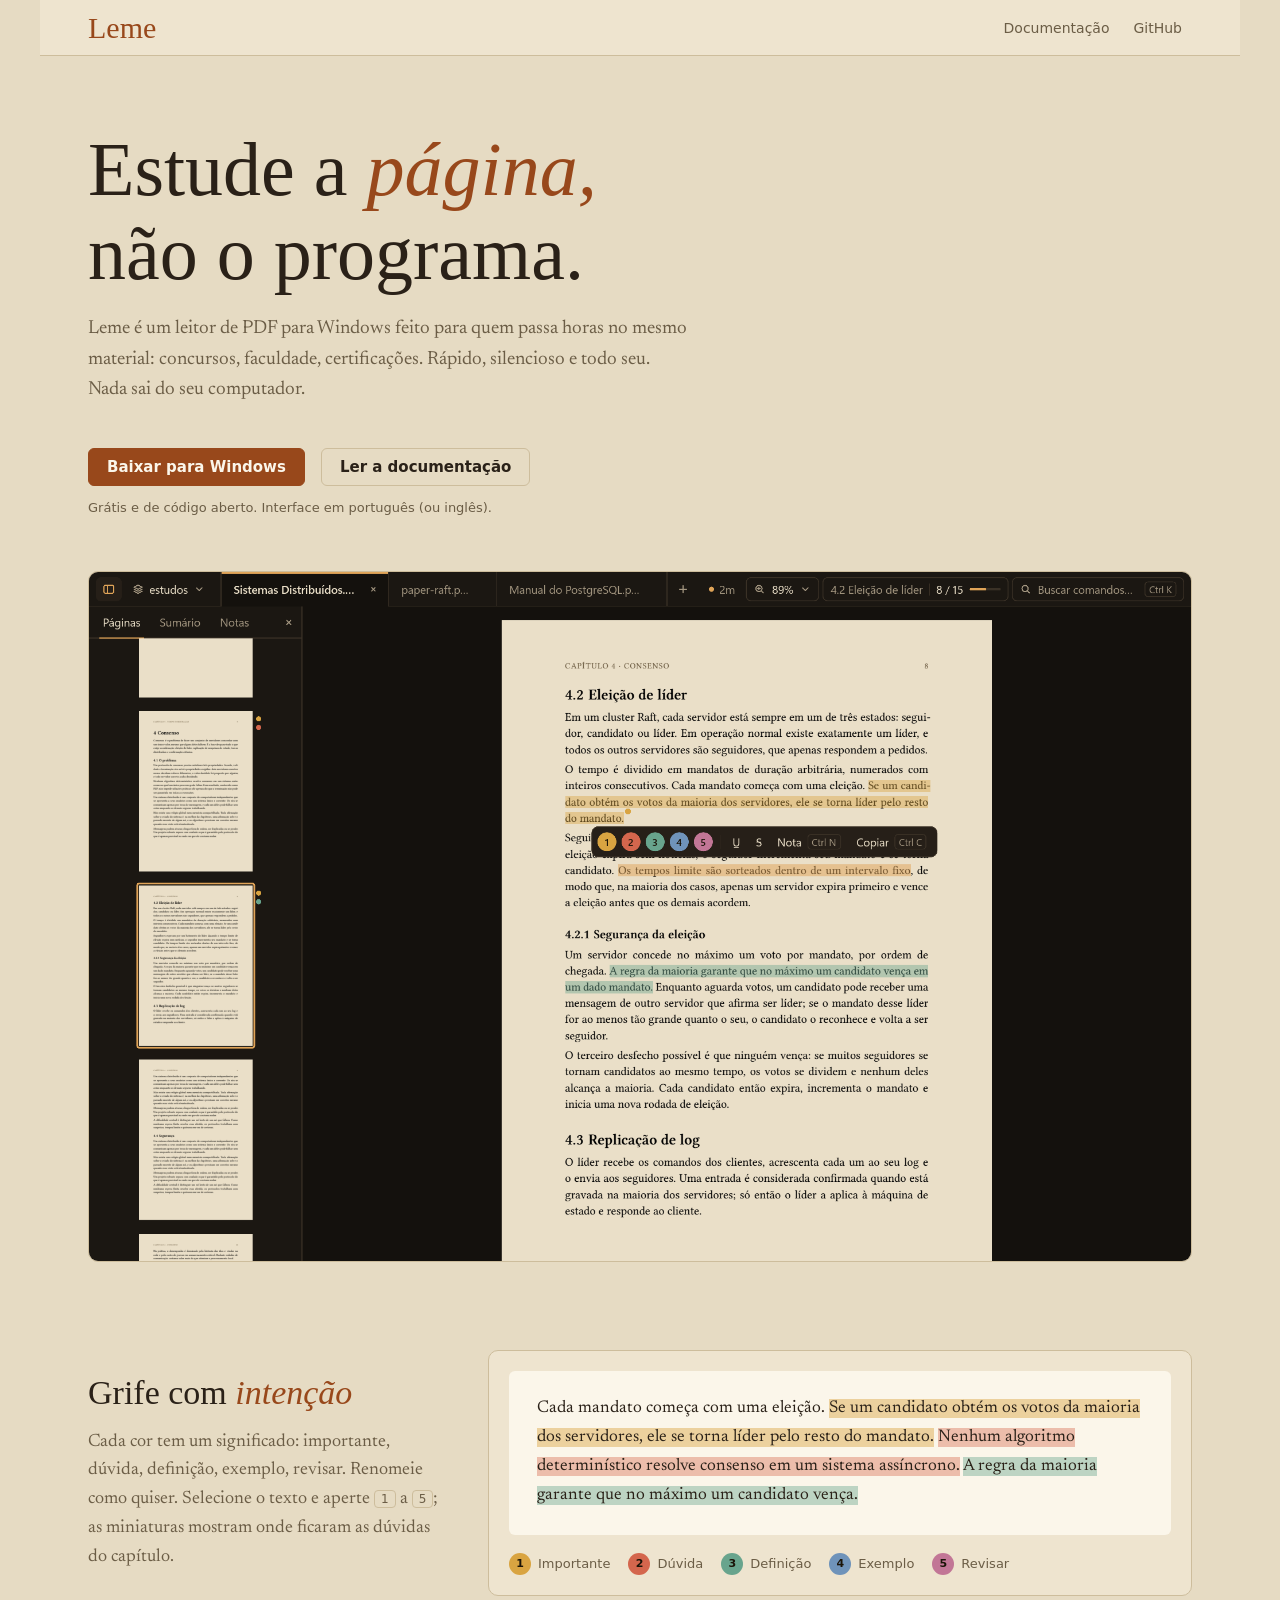
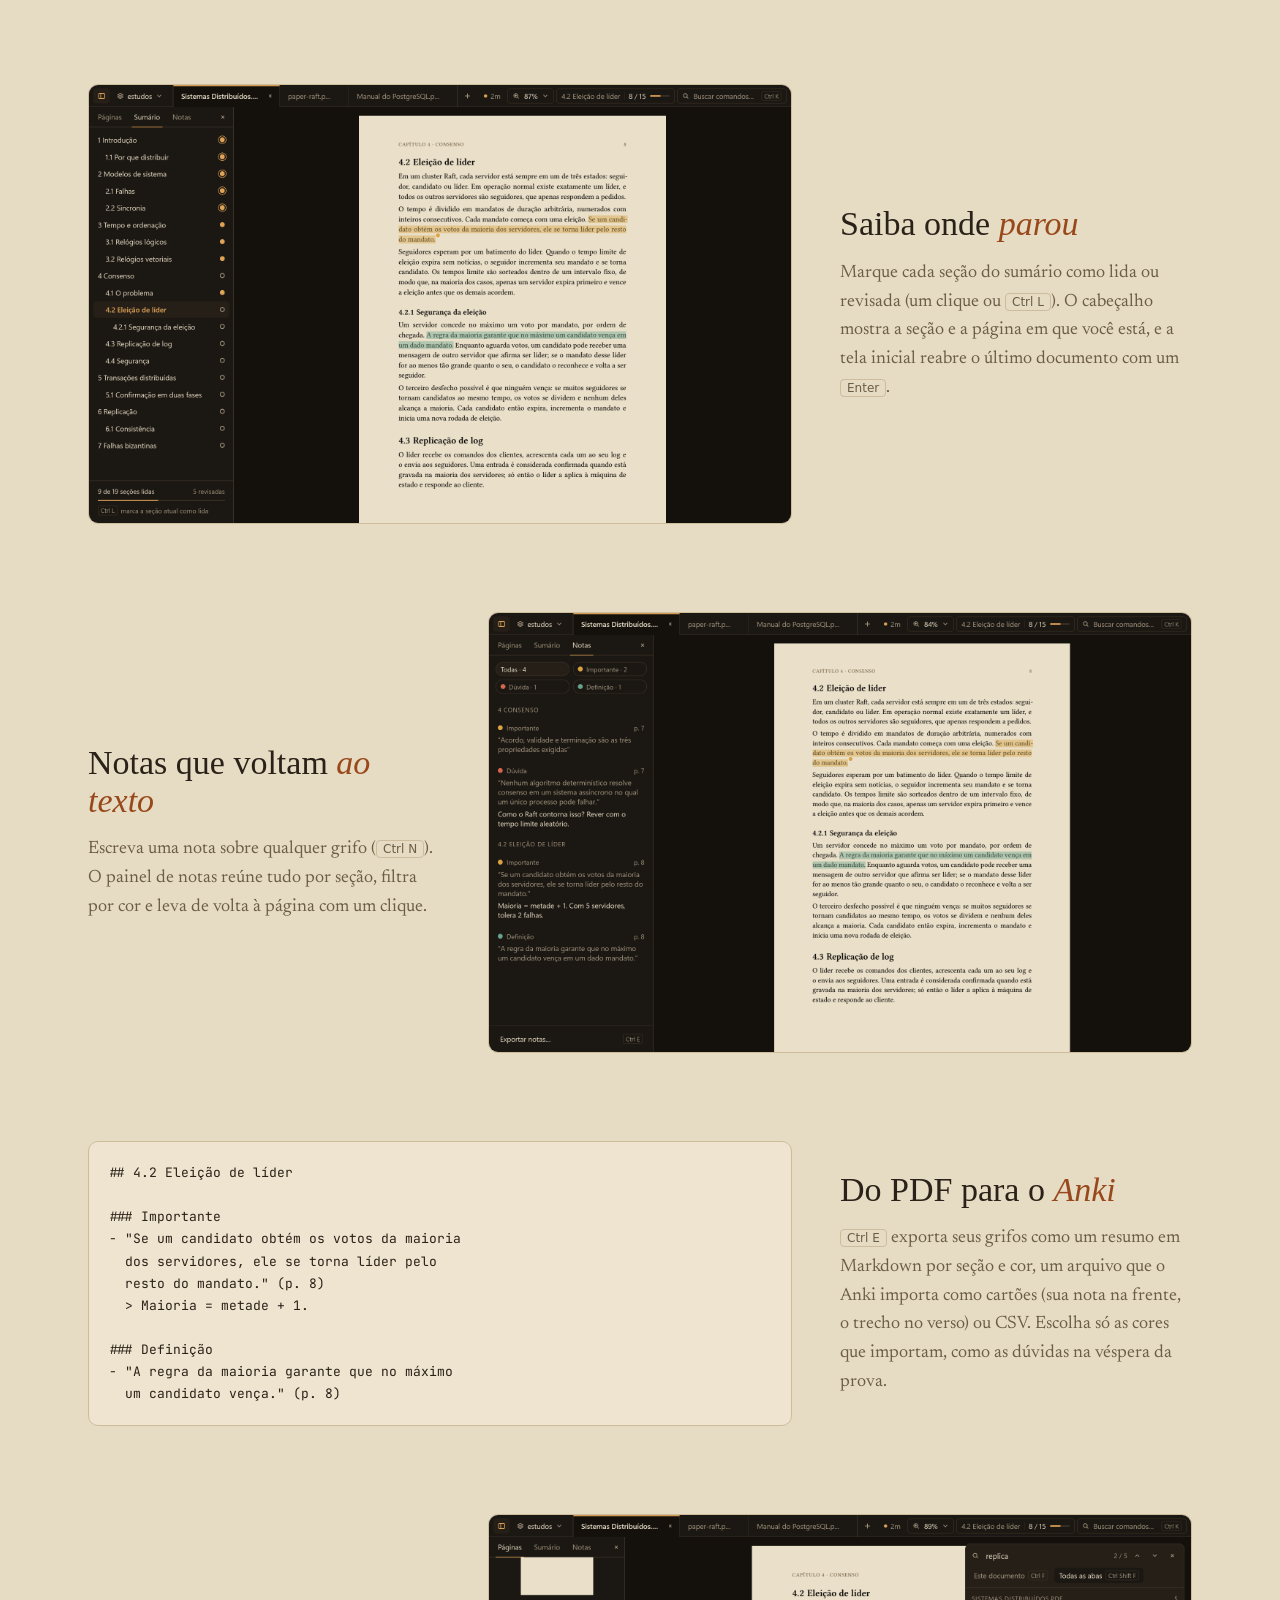
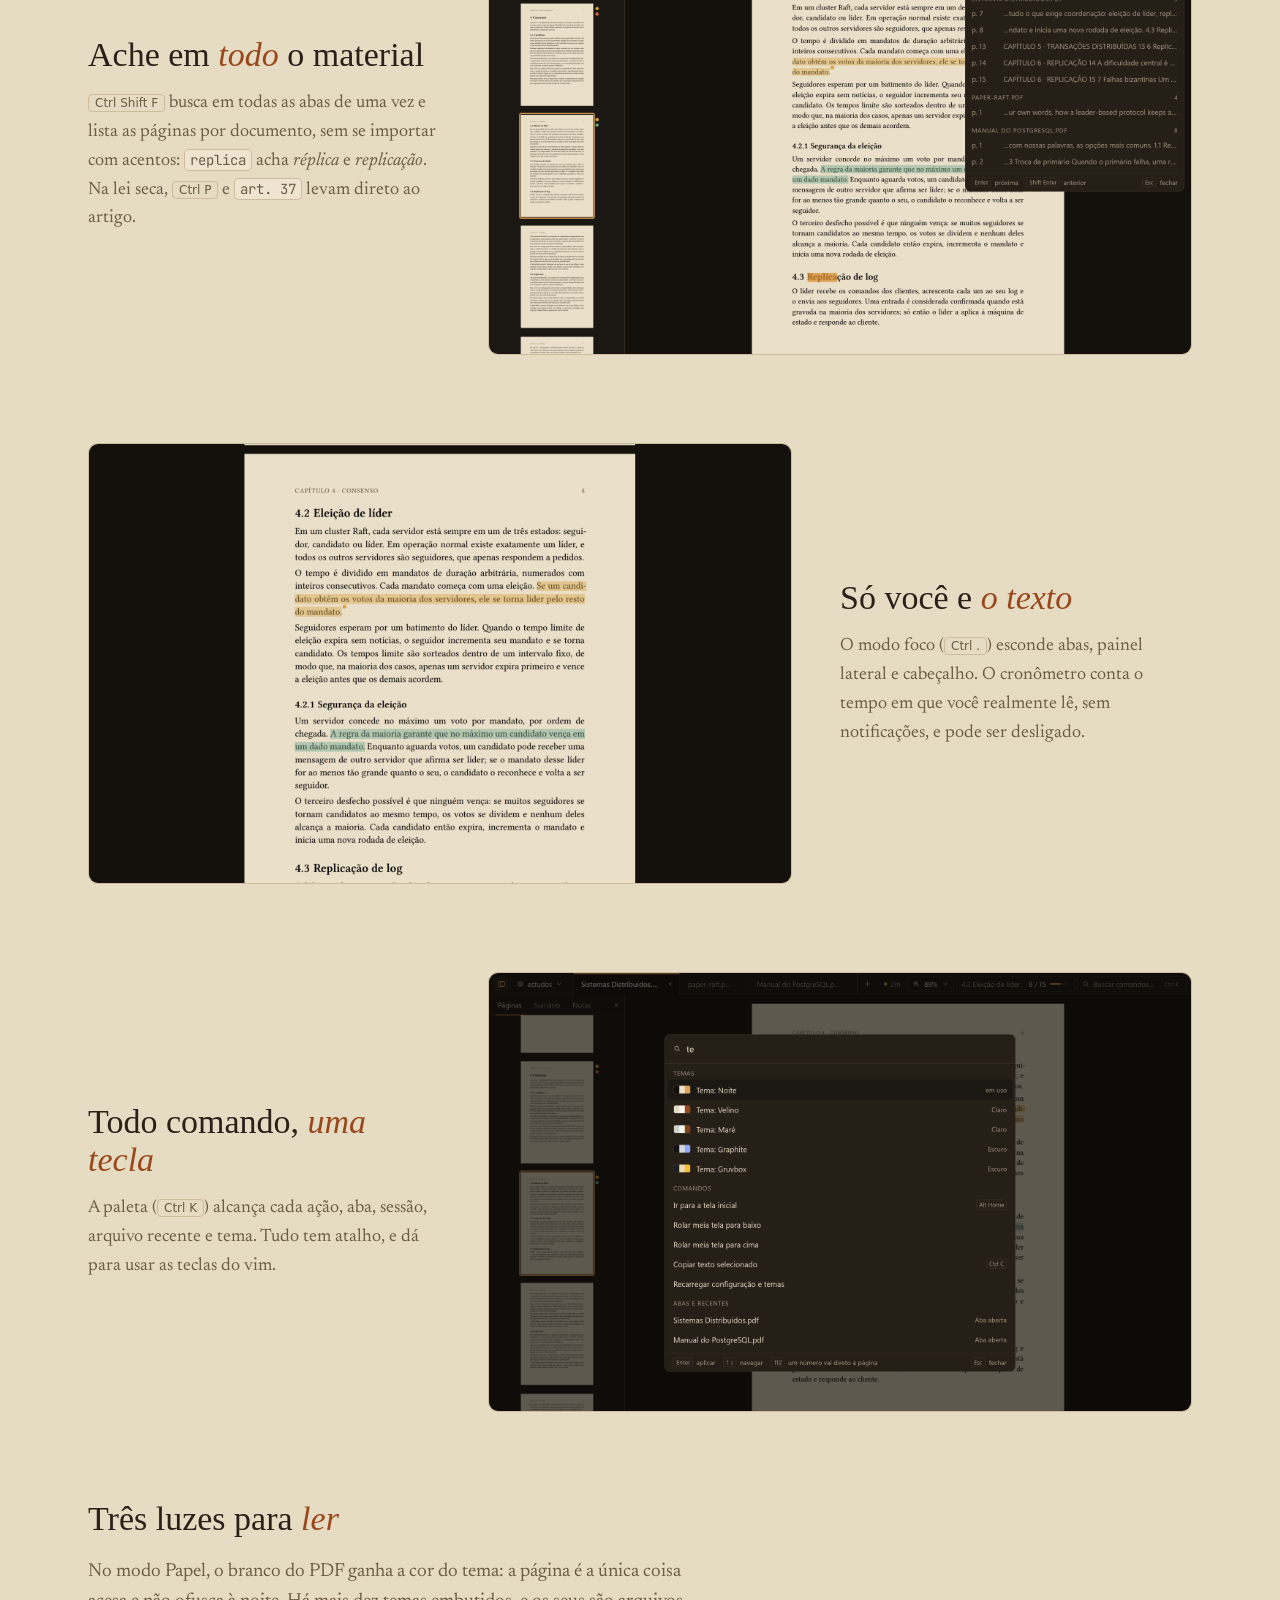
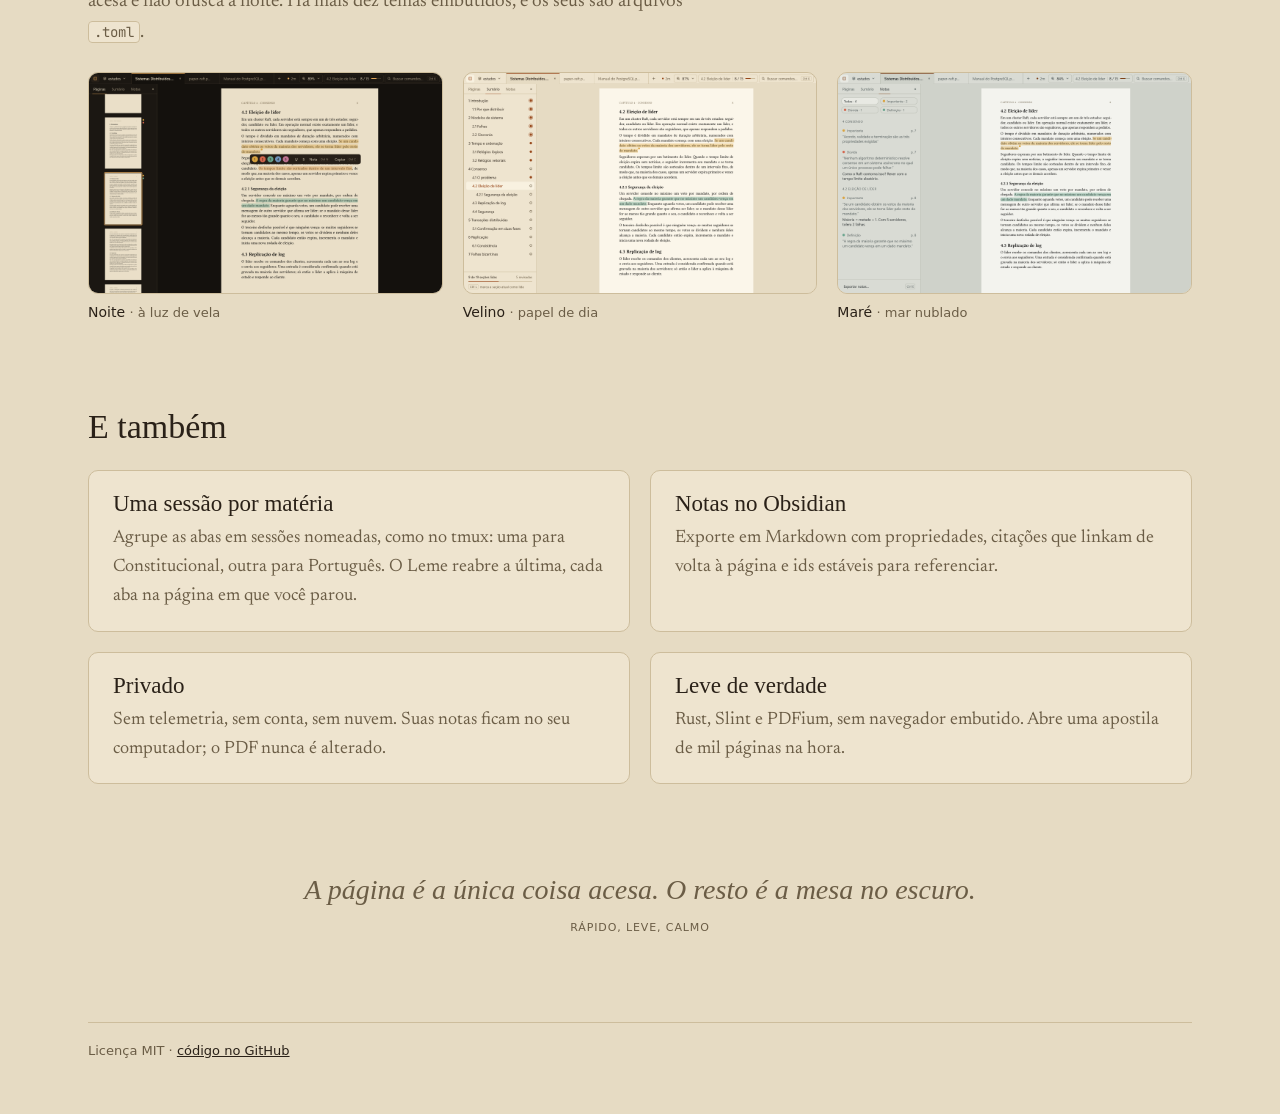
<file: site/index.html>
<!doctype html>
<html lang="pt-BR">
  <head>
    <meta charset="utf-8" />
    <meta name="viewport" content="width=device-width, initial-scale=1" />
    <title>Leme — o leitor de PDF para quem estuda</title>
    <meta
      name="google-site-verification"
      content="-jEVeeb4ylGw1n89Eugjg-SvmykztarjfJjTVaYQM-k"
    />
    <meta
      name="description"
      content="Leitor de PDF rápido e local para Windows, feito para estudar: grifos com significado, progresso por capítulo, cronômetro de estudo, busca em todo o material e exportação para o Anki."
    />
    <link rel="canonical" href="https://diegorezm.github.io/leme/" />
    <meta name="robots" content="index, follow, max-image-preview:large" />
    <meta name="theme-color" content="#16181c" />
    <meta property="og:type" content="website" />
    <meta property="og:site_name" content="Leme" />
    <meta property="og:locale" content="pt_BR" />
    <meta property="og:url" content="https://diegorezm.github.io/leme/" />
    <meta property="og:title" content="Leme — o leitor de PDF para quem estuda" />
    <meta property="og:description" content="Leitor de PDF rápido, gratuito e de código aberto para Windows, feito para estudar: grifos com significado, notas, progresso por capítulo, busca em todo o material e exportação para o Anki e o Obsidian." />
    <meta property="og:image" content="https://diegorezm.github.io/leme/shots/reader.png" />
    <meta property="og:image:width" content="1920" />
    <meta property="og:image:height" content="1200" />
    <meta property="og:image:alt" content="Leme com um documento aberto, miniaturas das páginas e grifos coloridos" />
    <meta name="twitter:card" content="summary_large_image" />
    <link rel="alternate" type="text/plain" title="LLM summary" href="llms.txt" />
    <script type="application/ld+json">
      {
        "@context": "https://schema.org",
        "@type": "SoftwareApplication",
        "name": "Leme",
        "url": "https://diegorezm.github.io/leme/",
        "description": "Leitor de PDF rápido, local e de código aberto para Windows, feito para estudar: grifos com cores nomeadas, notas, sessões de abas, progresso por capítulo, cronômetro de estudo, busca em todos os documentos e exportação para Anki, CSV e Markdown (Obsidian).",
        "applicationCategory": "EducationalApplication",
        "applicationSubCategory": "PDF reader",
        "operatingSystem": "Windows, Linux",
        "softwareVersion": "2.2.0",
        "inLanguage": ["pt-BR", "en"],
        "license": "https://opensource.org/licenses/MIT",
        "isAccessibleForFree": true,
        "offers": { "@type": "Offer", "price": "0", "priceCurrency": "BRL" },
        "downloadUrl": "https://github.com/diegorezm/leme/releases/latest",
        "codeRepository": "https://github.com/diegorezm/leme",
        "screenshot": "https://diegorezm.github.io/leme/shots/reader.png",
        "author": { "@type": "Person", "name": "diegorezm", "url": "https://github.com/diegorezm" },
        "featureList": [
          "Grifos com cores nomeadas (importante, dúvida, definição, exemplo, revisar)",
          "Notas ligadas ao trecho do texto",
          "Progresso por capítulo e cronômetro de estudo",
          "Busca em todos os documentos da sessão",
          "Exportação para Anki, CSV e Markdown/Obsidian",
          "Sessões de abas por matéria",
          "Tema escuro e claro, atalhos de teclado, paleta de comandos",
          "Sem telemetria, sem conta, sem nuvem"
        ]
      }
    </script>
    <link rel="icon" href="icon.svg" />
    <link rel="preconnect" href="https://fonts.gstatic.com" crossorigin />
    <link
      rel="stylesheet"
      href="https://fonts.googleapis.com/css2?family=IM+Fell+English:ital@0;1&family=JetBrains+Mono:wght@400;600&family=Newsreader:ital,opsz,wght@0,6..72,400;0,6..72,500;1,6..72,400&display=swap"
    />
    <link rel="stylesheet" href="style.css" />
  </head>
  <body>
    <main class="book">
      <nav>
        <a class="brand" href="./">Leme</a>
        <a href="docs.html">Documentação</a>
        <a href="https://github.com/diegorezm/leme">GitHub</a>
      </nav>

      <h1>Estude a <em>página,</em><br />não o programa.</h1>
      <p class="lede">
        Leme é um leitor de PDF para Windows feito para quem passa horas no
        mesmo material: concursos, faculdade, certificações. Rápido, silencioso
        e todo seu. Nada sai do seu computador.
      </p>
      <a
        class="button primary"
        href="https://github.com/diegorezm/leme/releases/latest"
        >Baixar para Windows</a
      >
      <a class="button" href="docs.html">Ler a documentação</a>
      <p class="note">
        Grátis e de código aberto. Interface em português (ou inglês).
      </p>

      <img
        class="shot hero-shot"
        src="shots/reader.png"
        width="1920"
        height="1200"
        alt="Leme com um documento aberto, miniaturas das páginas, grifos e a barra de cores sobre um trecho selecionado"
      />

      <section class="feature">
        <div>
          <h2>Grife com <em>intenção</em></h2>
          <p>
            Cada cor tem um significado: importante, dúvida, definição, exemplo,
            revisar. Renomeie como quiser. Selecione o texto e aperte
            <kbd>1</kbd> a <kbd>5</kbd>; as miniaturas mostram onde ficaram as
            dúvidas do capítulo.
          </p>
        </div>
        <div class="mock" aria-hidden="true">
          <p class="mock-text">
            Cada mandato começa com uma eleição.
            <mark class="ochre"
              >Se um candidato obtém os votos da maioria dos servidores, ele se
              torna líder pelo resto do mandato.</mark
            >
            <mark class="vermilion"
              >Nenhum algoritmo determinístico resolve consenso em um sistema
              assíncrono.</mark
            >
            <mark class="verdigris"
              >A regra da maioria garante que no máximo um candidato
              vença.</mark
            >
          </p>
          <div class="mock-legend">
            <span><i class="ochre">1</i>Importante</span
            ><span><i class="vermilion">2</i>Dúvida</span
            ><span><i class="verdigris">3</i>Definição</span
            ><span><i class="indigo">4</i>Exemplo</span
            ><span><i class="madder">5</i>Revisar</span>
          </div>
        </div>
      </section>

      <section class="feature">
        <div>
          <h2>Saiba onde <em>parou</em></h2>
          <p>
            Marque cada seção do sumário como lida ou revisada (um clique ou
            <kbd>Ctrl L</kbd>). O cabeçalho mostra a seção e a página em que
            você está, e a tela inicial reabre o último documento com um
            <kbd>Enter</kbd>.
          </p>
        </div>
        <img
          class="shot"
          src="shots/outline.png"
          width="1920"
          height="1200"
          alt="Sumário com as seções lidas e revisadas e o progresso do documento"
          loading="lazy"
        />
      </section>

      <section class="feature">
        <div>
          <h2>Notas que voltam <em>ao texto</em></h2>
          <p>
            Escreva uma nota sobre qualquer grifo (<kbd>Ctrl N</kbd>). O painel
            de notas reúne tudo por seção, filtra por cor e leva de volta à
            página com um clique.
          </p>
        </div>
        <img
          class="shot"
          src="shots/notes.png"
          width="1920"
          height="1200"
          alt="Painel de notas agrupadas por seção, com filtros por cor"
          loading="lazy"
        />
      </section>

      <section class="feature">
        <div>
          <h2>Do PDF para o <em>Anki</em></h2>
          <p>
            <kbd>Ctrl E</kbd> exporta seus grifos como um resumo em Markdown por
            seção e cor, um arquivo que o Anki importa como cartões (sua nota na
            frente, o trecho no verso) ou CSV. Escolha só as cores que importam,
            como as dúvidas na véspera da prova.
          </p>
        </div>
        <pre class="mock mono" aria-hidden="true">
## 4.2 Eleição de líder

### Importante
- "Se um candidato obtém os votos da maioria
  dos servidores, ele se torna líder pelo
  resto do mandato." (p. 8)
  &gt; Maioria = metade + 1.

### Definição
- "A regra da maioria garante que no máximo
  um candidato vença." (p. 8)</pre>
      </section>

      <section class="feature">
        <div>
          <h2>Ache em <em>todo</em> o material</h2>
          <p>
            <kbd>Ctrl Shift F</kbd> busca em todas as abas de uma vez e lista as
            páginas por documento, sem se importar com acentos:
            <code>replica</code> acha <em>réplica</em> e <em>replicação</em>. Na
            lei seca, <kbd>Ctrl P</kbd> e <code>art. 37</code> levam direto ao
            artigo.
          </p>
        </div>
        <img
          class="shot"
          src="shots/search.png"
          width="1920"
          height="1200"
          alt="Busca em todas as abas, com as páginas encontradas agrupadas por documento"
          loading="lazy"
        />
      </section>

      <section class="feature">
        <div>
          <h2>Só você e <em>o texto</em></h2>
          <p>
            O modo foco (<kbd>Ctrl .</kbd>) esconde abas, painel lateral e
            cabeçalho. O cronômetro conta o tempo em que você realmente lê, sem
            notificações, e pode ser desligado.
          </p>
        </div>
        <img
          class="shot"
          src="shots/focus.png"
          width="1920"
          height="1200"
          alt="Modo foco, só a página visível"
          loading="lazy"
        />
      </section>

      <section class="feature">
        <div>
          <h2>Todo comando, <em>uma tecla</em></h2>
          <p>
            A paleta (<kbd>Ctrl K</kbd>) alcança cada ação, aba, sessão, arquivo
            recente e tema. Tudo tem atalho, e dá para usar as teclas do vim.
          </p>
        </div>
        <img
          class="shot"
          src="shots/palette.png"
          width="1920"
          height="1200"
          alt="Paleta de comandos com temas, comandos e abas"
          loading="lazy"
        />
      </section>

      <h2>Três luzes para <em>ler</em></h2>
      <p class="lede">
        No modo Papel, o branco do PDF ganha a cor do tema: a página é a única
        coisa acesa e não ofusca à noite. Há mais dez temas embutidos, e os seus
        são arquivos <code>.toml</code>.
      </p>
      <div class="trio">
        <figure>
          <img
            class="shot"
            src="shots/reader.png"
            width="1920"
            height="1200"
            alt="Tema Noite"
            loading="lazy"
          />
          <figcaption>Noite <span>· à luz de vela</span></figcaption>
        </figure>
        <figure>
          <img
            class="shot"
            src="shots/themes.png"
            width="1920"
            height="1200"
            alt="Tema Velino"
            loading="lazy"
          />
          <figcaption>Velino <span>· papel de dia</span></figcaption>
        </figure>
        <figure>
          <img
            class="shot"
            src="shots/mare.png"
            width="1920"
            height="1200"
            alt="Tema Maré"
            loading="lazy"
          />
          <figcaption>Maré <span>· mar nublado</span></figcaption>
        </figure>
      </div>

      <h2>E também</h2>
      <div class="spread">
        <div class="box">
          <h3>Uma sessão por matéria</h3>
          <p>
            Agrupe as abas em sessões nomeadas, como no tmux: uma para
            Constitucional, outra para Português. O Leme reabre a última, cada
            aba na página em que você parou.
          </p>
        </div>
        <div class="box">
          <h3>Notas no Obsidian</h3>
          <p>
            Exporte em Markdown com propriedades, citações que linkam de volta à
            página e ids estáveis para referenciar.
          </p>
        </div>
        <div class="box">
          <h3>Privado</h3>
          <p>
            Sem telemetria, sem conta, sem nuvem. Suas notas ficam no seu
            computador; o PDF nunca é alterado.
          </p>
        </div>
        <div class="box">
          <h3>Leve de verdade</h3>
          <p>
            Rust, Slint e PDFium, sem navegador embutido. Abre uma apostila de
            mil páginas na hora.
          </p>
        </div>
      </div>

      <blockquote>
        A página é a única coisa acesa. O resto é a mesa no escuro.<small
          >Rápido, leve, calmo</small
        >
      </blockquote>

      <footer>
        Licença MIT ·
        <a href="https://github.com/diegorezm/leme">código no GitHub</a>
      </footer>
    </main>
  </body>
</html>
</file>
<file: site/style.css>
/* The app's Noite theme by default, Velino when the system is light:
   burnt umber and candle flame; the page is the only thing lit. */
:root {
  --paper: #14110d;
  --paper-deep: #1b1712;
  --ink: #eadfc8;
  --ink-soft: #a39680;
  --line: #3a3126;
  --accent: #e0a458;
  --on-accent: #1b1408;
  /* A sheet of the document: lit paper with dark ink, in both themes. */
  --sheet: #eadfc8;
  --sheet-ink: #2a2118;
  /* Highlight pigments, keys 1 to 5. */
  --ochre: #d9a441;
  --vermilion: #d4664d;
  --verdigris: #68a48d;
  --indigo: #6f93ba;
  --madder: #c27696;
  --display: "IM Fell English", Garamond, serif;
  --serif: "Newsreader", Georgia, serif;
  --ui: "Segoe UI Variable Text", "Segoe UI", system-ui, sans-serif;
  --mono: "JetBrains Mono", Consolas, monospace;
  color-scheme: dark;
}
@media (prefers-color-scheme: light) {
  :root {
    --paper: #e6dbc3;
    --paper-deep: #eee4cf;
    --ink: #2a2118;
    --ink-soft: #6b5d46;
    --line: #cdbd9c;
    --accent: #98481b;
    --on-accent: #fbf6ea;
    --sheet: #fbf6ea;
    color-scheme: light;
  }
}

* { box-sizing: border-box; }

body {
  margin: 0;
  background: var(--paper);
  color: var(--ink);
  font: 18px/1.6 var(--serif);
}

/* Content is centered for readability; the page itself spans the screen. */
.book {
  max-width: 1200px;
  margin: 0 auto;
  padding: 0 48px 56px;
}

/* Flat, like the app: a 1px border, no shadow. */
.shot {
  display: block;
  width: 100%;
  height: auto;
  border-radius: 10px;
  border: 1px solid var(--line);
}
.hero-shot { margin-top: 56px; }

.feature {
  display: grid;
  grid-template-columns: 1fr 2fr;
  gap: 48px;
  align-items: center;
  margin-top: 88px;
}
.feature:nth-of-type(even) { grid-template-columns: 2fr 1fr; }
.feature:nth-of-type(even) > :last-child { order: -1; }
.feature h2 { margin-top: 0; }
.feature p { color: var(--ink-soft); margin: 0; }

/* The header, like the app's: a strip of surface over the page. */
nav {
  display: flex;
  align-items: center;
  gap: 4px;
  height: 56px;
  margin: 0 -48px 72px;
  padding: 0 48px;
  background: var(--paper-deep);
  border-bottom: 1px solid var(--line);
  font: 14px var(--ui);
}
nav .brand { margin-right: auto; font: 30px/1 var(--display); color: var(--accent); }
nav a:not(.brand) { padding: 6px 10px; border-radius: 6px; color: var(--ink-soft); }
nav a:not(.brand):hover { color: var(--ink); background: color-mix(in srgb, var(--ink) 8%, transparent); }
a { color: var(--ink); }
nav a { text-decoration: none; }

h1, h2, h3 { font-family: var(--display); font-weight: 400; line-height: 1.1; margin: 0 0 16px; }
h1 { font-size: clamp(44px, 8vw, 76px); text-wrap: balance; }
h1 em, h2 em { color: var(--accent); }
h2 { font-size: 34px; margin-top: 88px; }
h3 { font-size: 23px; }

.lede { max-width: 600px; color: var(--ink-soft); font-size: 19px; }

.button {
  display: inline-block;
  margin: 24px 12px 0 0;
  padding: 9px 18px;
  border: 1px solid var(--line);
  border-radius: 6px;
  text-decoration: none;
  font: 600 15px var(--ui);
}
.button:hover { background: color-mix(in srgb, var(--ink) 8%, transparent); }
.button.primary { background: var(--accent); border-color: var(--accent); color: var(--on-accent); }
.button.primary:hover { background: color-mix(in srgb, var(--accent) 88%, var(--ink)); }

/* The three house themes, side by side. */
.trio { display: grid; grid-template-columns: repeat(3, 1fr); gap: 20px; margin-top: 24px; }
.trio figure { margin: 0; }
.trio figcaption { margin-top: 10px; font: 14px var(--ui); }
.trio figcaption span { color: var(--ink-soft); font-size: 13px; }

.spread { display: grid; grid-template-columns: 1fr 1fr; gap: 20px; margin-top: 24px; }
.box { border: 1px solid var(--line); border-radius: 10px; padding: 20px 24px; background: var(--paper-deep); }
.box p { margin: 0; color: var(--ink-soft); }
.box h3 { margin-bottom: 8px; }

blockquote {
  margin: 88px 0 0;
  text-align: center;
  font: italic 28px/1.3 var(--display);
  color: var(--ink-soft);
  text-wrap: balance;
}
blockquote small {
  display: block;
  margin-top: 12px;
  font: 11px var(--ui);
  font-style: normal;
  letter-spacing: 0.08em;
  text-transform: uppercase;
}

code { font: 14px var(--mono); background: var(--paper-deep); border: 1px solid var(--line); padding: 1px 5px; border-radius: 4px; }
/* A key, as the app draws its shortcuts. */
kbd { font: 12px var(--ui); color: var(--ink-soft); border: 1px solid var(--line); padding: 1px 6px; border-radius: 4px; white-space: nowrap; }
pre { background: var(--paper-deep); border: 1px solid var(--line); border-radius: 6px; padding: 16px; overflow-x: auto; }
pre code { background: none; border: 0; padding: 0; }

table { width: 100%; border-collapse: collapse; font-size: 15px; display: block; overflow-x: auto; }
th, td { text-align: left; padding: 8px 10px; border-bottom: 1px solid var(--line); vertical-align: top; }

footer { margin-top: 88px; padding-top: 20px; border-top: 1px solid var(--line); font: 13px var(--ui); color: var(--ink-soft); }

.note { margin: 14px 0 0; font: 13px var(--ui); color: var(--ink-soft); }

/* Small pieces of the Leme interface, in the page's own theme. */
.mock {
  margin: 0;
  padding: 20px;
  border-radius: 10px;
  background: var(--paper-deep);
  color: var(--ink);
  border: 1px solid var(--line);
  font: 14px/1.5 var(--ui);
}
.mock.mono { font: 13px/1.7 var(--mono); white-space: pre-wrap; }
/* Beats `.feature p`: the sheet keeps its dark ink in both themes. */
.feature .mock-text, .mock-text { margin: 0; padding: 24px 28px; background: var(--sheet); color: var(--sheet-ink); border-radius: 6px; font: 17px/1.7 var(--serif); }
.mock mark { color: inherit; padding: 1px 0; }
.mock mark.ochre { background: color-mix(in srgb, var(--ochre) 45%, transparent); }
.mock mark.vermilion { background: color-mix(in srgb, var(--vermilion) 40%, transparent); }
.mock mark.verdigris { background: color-mix(in srgb, var(--verdigris) 42%, transparent); }
.mock-legend { display: flex; flex-wrap: wrap; gap: 10px 18px; margin-top: 18px; font-size: 13px; color: var(--ink-soft); }
.mock-legend span { display: inline-flex; align-items: center; gap: 7px; }
/* A pigment carries its key, so it never depends on hue alone. */
.mock-legend i {
  display: inline-flex;
  align-items: center;
  justify-content: center;
  width: 22px;
  height: 22px;
  border-radius: 50%;
  font: 600 11px var(--ui);
  color: #1b1408;
}
i.ochre { background: var(--ochre); }
i.vermilion { background: var(--vermilion); }
i.verdigris { background: var(--verdigris); }
i.indigo { background: var(--indigo); }
i.madder { background: var(--madder); }

@media (max-width: 720px) {
  .book { padding: 0 16px 32px; }
  nav { margin: 0 -16px 40px; padding: 0 16px; }
  .feature, .feature:nth-of-type(even) { grid-template-columns: 1fr; gap: 20px; margin-top: 56px; }
  .feature:nth-of-type(even) > :last-child { order: 0; }
  .spread, .trio { grid-template-columns: 1fr; gap: 16px; }
}
</file>
